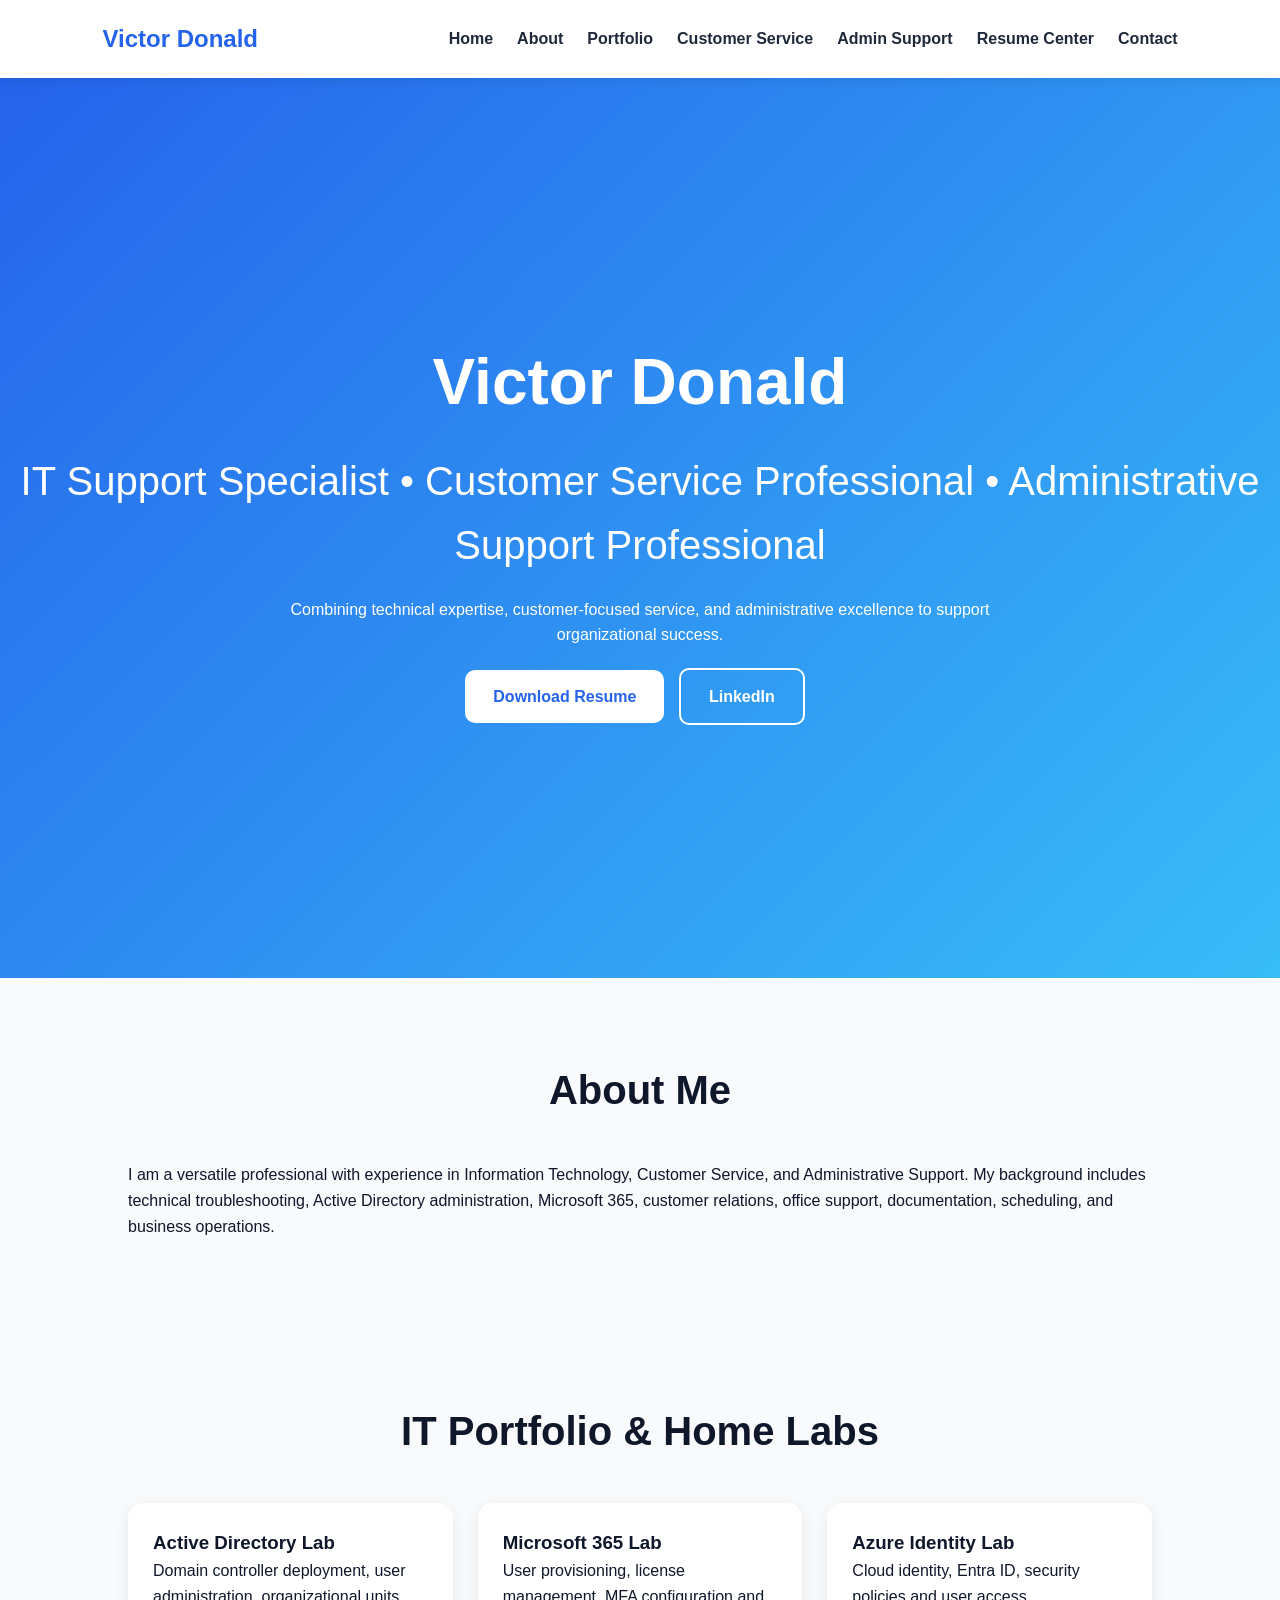
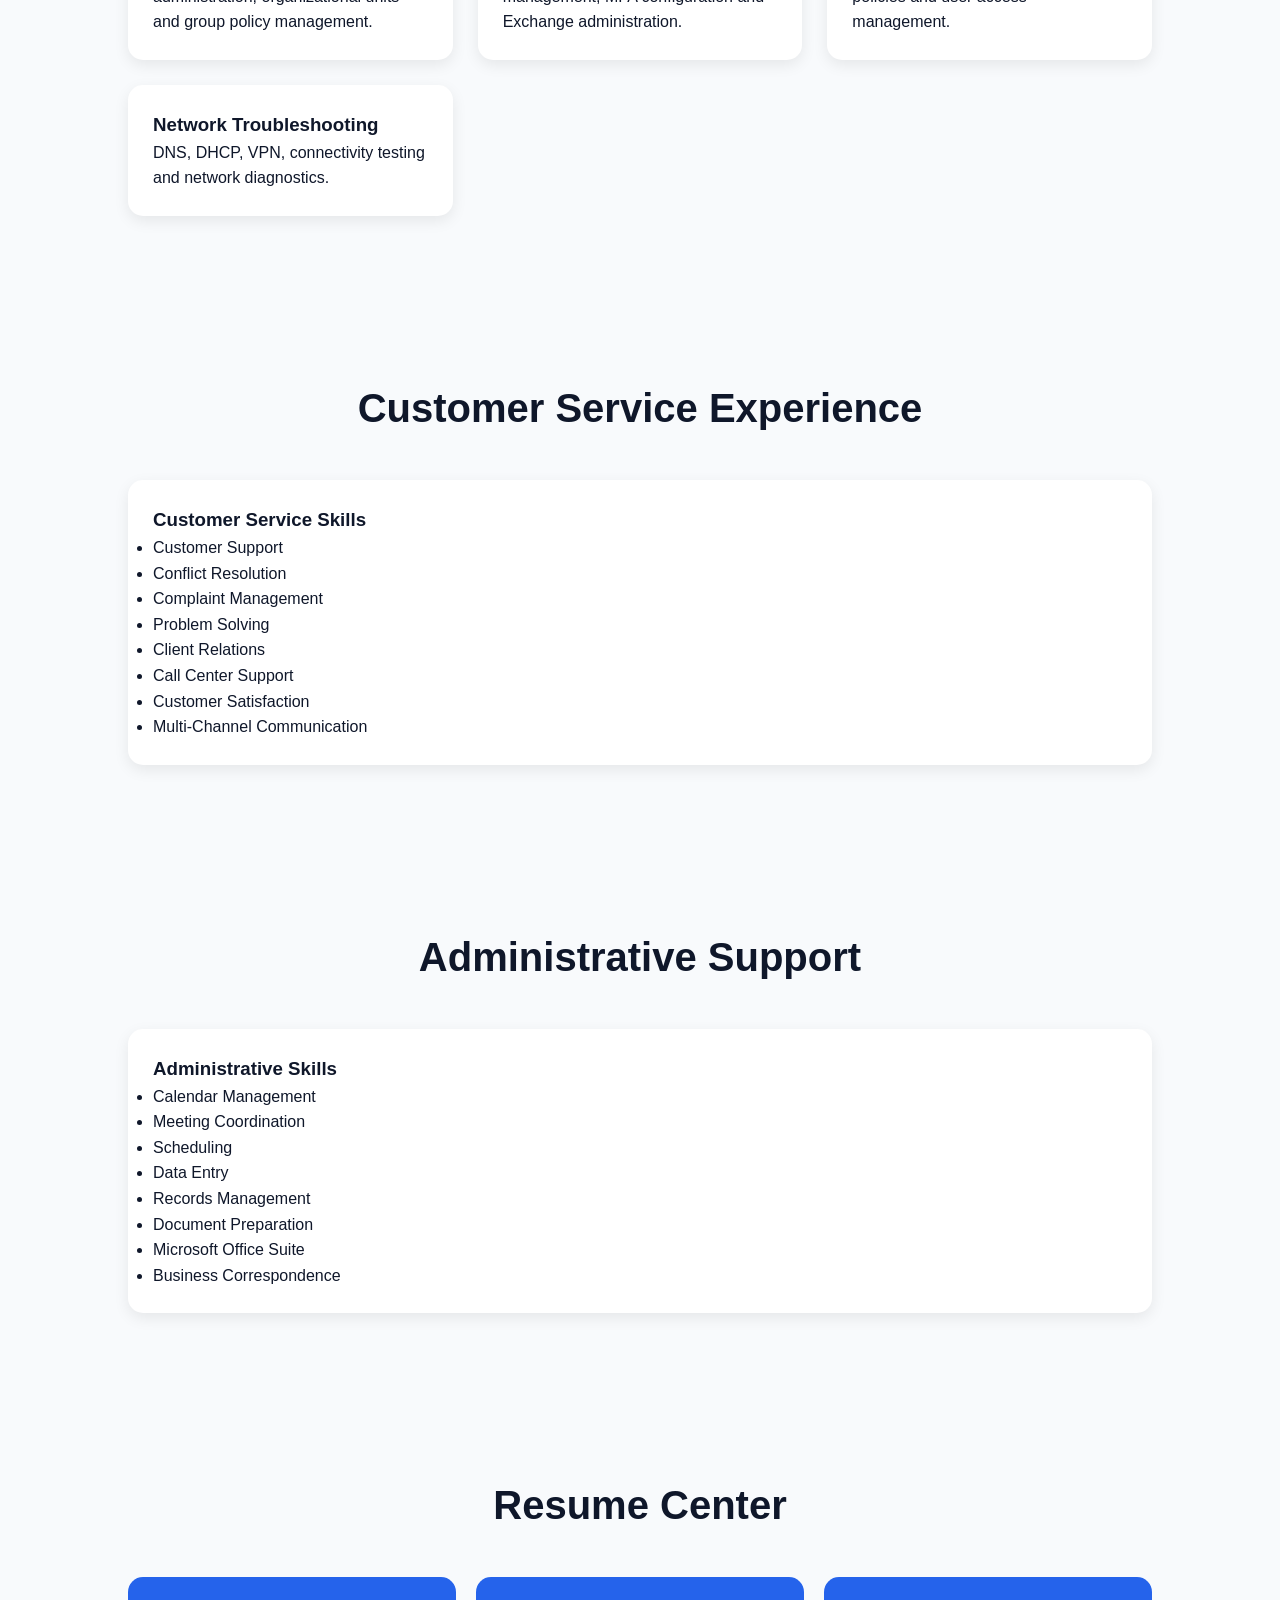
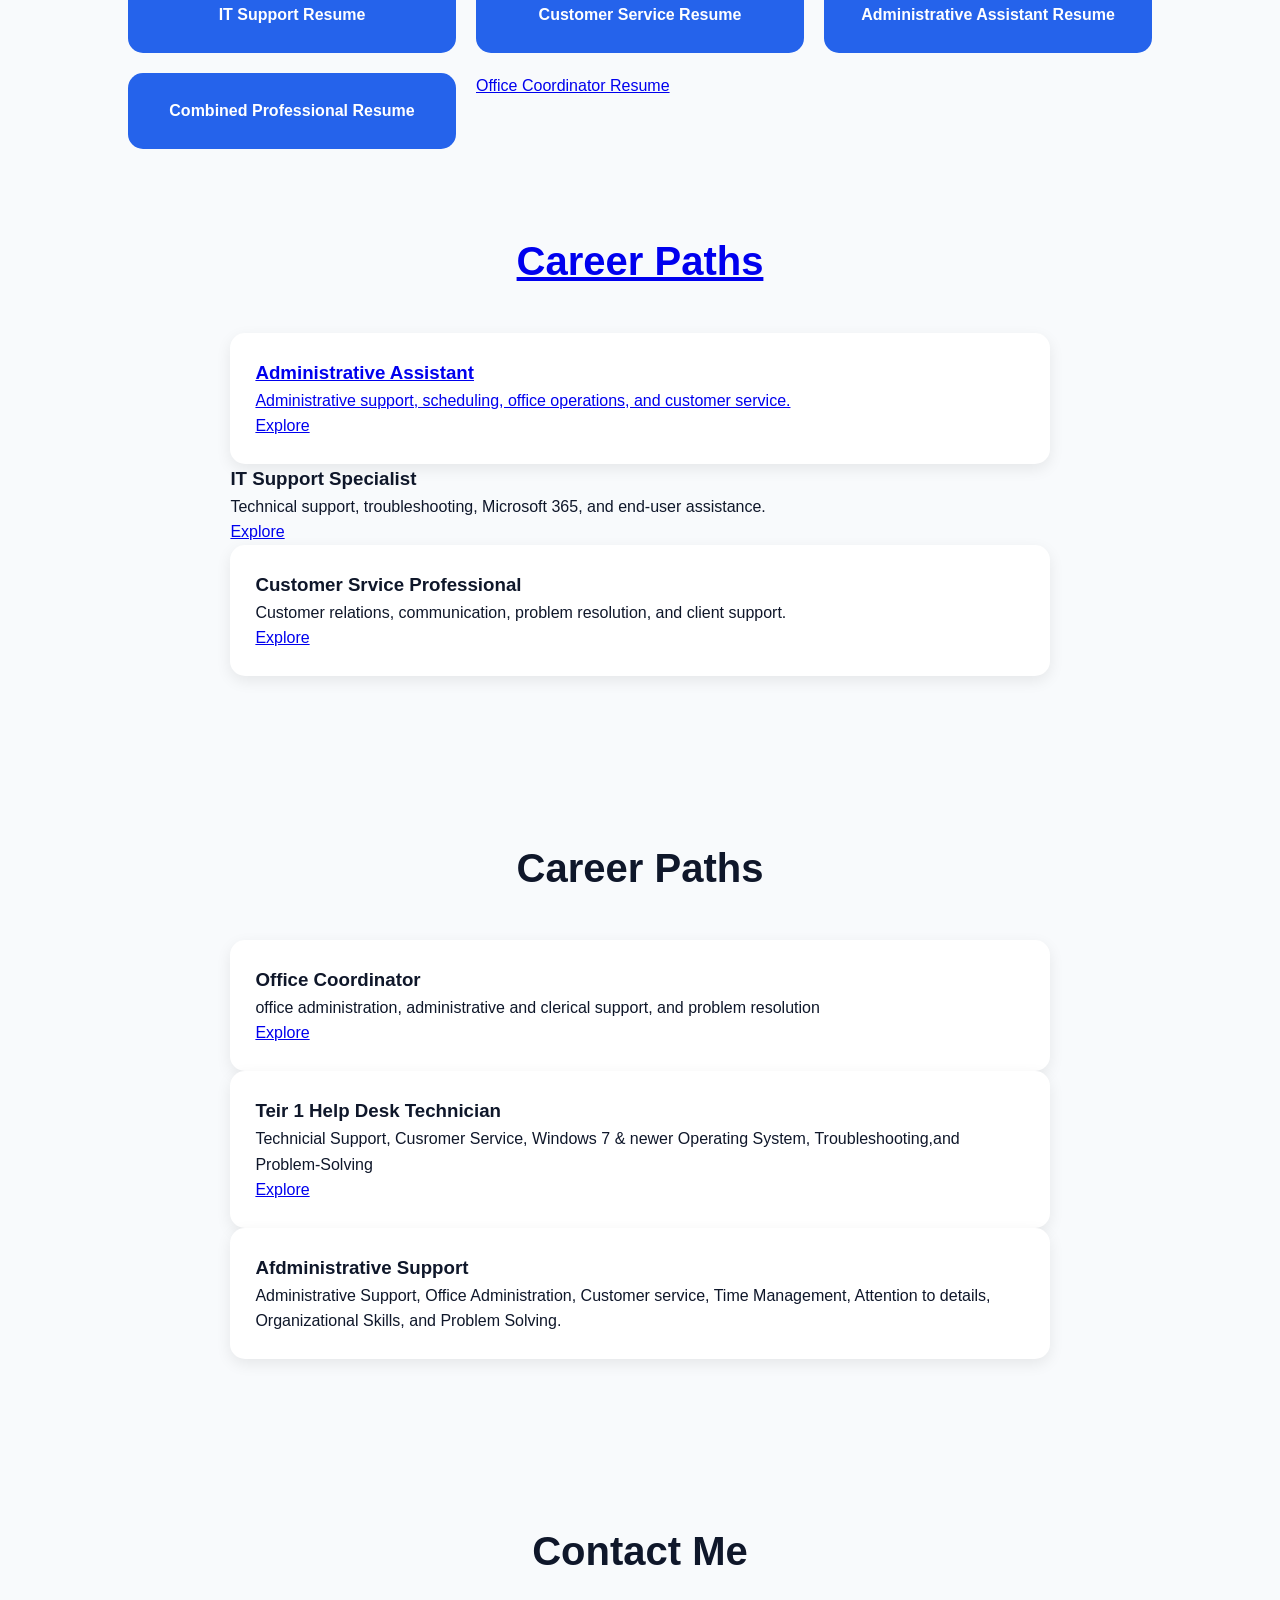
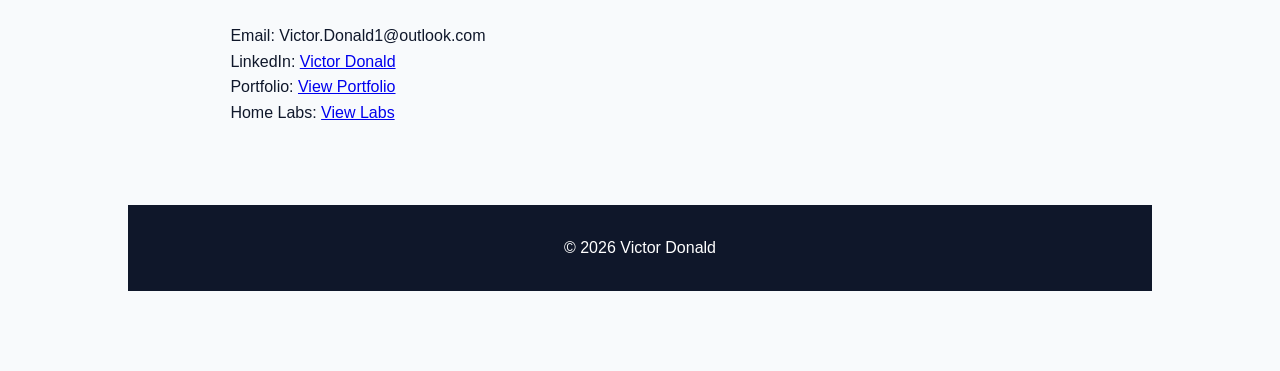
<file: index.html>
<!DOCTYPE>
<html lang="en">
<head>
<meta charset="UTF-8">
<meta name="viewport" content="width=device-width, initial-scale=1.0">
<title>Victor Donald | Professional Portfolio</title>
<link rel="stylesheet" href="style.css">
</head>

<body>

<header>
<nav>
<div class="logo">Victor Donald</div>

<ul>
<li><a href="#home">Home</a></li>
<li><a href="#about">About</a></li>
<li><a href="#portfolio">Portfolio</a></li>
<li><a href="#customer">Customer Service</a></li>
<li><a href="#admin">Admin Support</a></li>
<li><a href="#resume">Resume Center</a></li>
<li><a href="#contact">Contact</a></li

</ul>
</nav>
</header>

<section id="home" class="hero">

<div class="hero-content">

<h1>Victor Donald</h1>

<h2>
IT Support Specialist • Customer Service Professional • Administrative Support Professional
</h2>

<p>
Combining technical expertise, customer-focused service,
and administrative excellence to support organizational success.
</p>

<div class="hero-buttons">

<a href="#resume" class="btn">Download Resume</a>

<a href="https://www.linkedin.com/in/victor-donald-401040420/" target="_blank" class="btn-outline">
LinkedIn
</a>

</div>

</div>

</section>


<section id="about">

<h2>About Me</h2>

<p>
I am a versatile professional with experience in Information
Technology, Customer Service, and Administrative Support.
My background includes technical troubleshooting,
Active Directory administration, Microsoft 365,
customer relations, office support, documentation,
scheduling, and business operations.
</p>

</section>


<section id="portfolio">

<h2>IT Portfolio & Home Labs</h2>

<div class="card-grid">

<div class="card">
<h3>Active Directory Lab</h3>
<p>Domain controller deployment, user administration, organizational units and group policy management.</p>
</div>

<div class="card">
<h3>Microsoft 365 Lab</h3>
<p>User provisioning, license management, MFA configuration and Exchange administration.</p>
</div>

<div class="card">
<h3>Azure Identity Lab</h3>
<p>Cloud identity, Entra ID, security policies and user access management.</p>
</div>

<div class="card">
<h3>Network Troubleshooting</h3>
<p>DNS, DHCP, VPN, connectivity testing and network diagnostics.</p>
</div>

</div>

</section>


<section id="customer">

<h2>Customer Service Experience</h2>

<div class="card">

<h3>Customer Service Skills</h3>

<ul>
<li>Customer Support</li>
<li>Conflict Resolution</li>
<li>Complaint Management</li>
<li>Problem Solving</li>
<li>Client Relations</li>
<li>Call Center Support</li>
<li>Customer Satisfaction</li>
<li>Multi-Channel Communication</li>
</ul>

</div>

</section>


<section id="admin">

<h2>Administrative Support</h2>

<div class="card">

<h3>Administrative Skills</h3>

<ul>
<li>Calendar Management</li>
<li>Meeting Coordination</li>
<li>Scheduling</li>
<li>Data Entry</li>
<li>Records Management</li>
<li>Document Preparation</li>
<li>Microsoft Office Suite</li>
<li>Business Correspondence</li>
</ul>

</div>

</section>


<section id="resume">

<h2>Resume Center</h2>

<div class="resume-grid">

<a href="IT-Support-Resume.pdf" class="resume-card" download>
IT Support Resume
</a>

<a href="Customer-Service-Resume.pdf" class="resume-card" download>
Customer Service Resume
</a>

<a href="Administrative-Assistant-Resume.pdf" class="resume-card" download>
Administrative Assistant Resume
</a>

<a href="Professional-Resume.pdf" class="resume-card" download>
Combined Professional Resume
</a><a href="Profession-Resume.pdf class="resume-btn"download>
  Office Coordinator Resume
</div>

  
  <section class="career-paths">
  <h2>Career Paths</h2>
  <div class="card">
  <h3>Administrative Assistant</h3>
  <p>Administrative support, scheduling, office operations, and customer service.</p>
  <a href="Administrative-Assistant-Resume.html"> Explore</a>
  </div>
  <div class="class="card">
  <h3>IT Support Specialist</h3>
  <p>Technical support, troubleshooting, Microsoft 365, and end-user assistance.</p>
  <a href="IT-Support-Resume.html">Explore</a>
  </div>
<div class="card">
<h3>Customer Srvice Professional</h3>
<p>Customer relations, communication, problem resolution, and client support.</p>
<a href="Customer-Service-Resume.html">Explore</a>
</div>
</section>
<section class="career-paths">
<h2>Career Paths</h2>
<div class="card">
<h3>Office Coordinator</h3>
<p>office administration, administrative and clerical support, and problem resolution </p>
<a href="Office-Coordinator-Resume.html">Explore</a>
</div>
<div class="card">
<h3>Teir 1 Help Desk Technician</h3>
<p>Technicial Support, Cusromer Service, Windows 7 & newer Operating System, Troubleshooting,and Problem-Solving</p>
<a href="Tier 1-Help-Desk-Technician-Resume.html">Explore</a>
</div>
<div class="Card">
<h3>Afdministrative Support</h3>
<p>Administrative Support, Office Administration, Customer service, Time Management, Attention to details, Organizational Skills, and Problem Solving. </p>
</div>
</section>
<section id="contact">

<h2>Contact Me</h2>

<p>Email: Victor.Donald1@outlook.com</p>

<p>
LinkedIn:
<a href="https://www.linkedin.com/in/victor-donald-401040420/">
Victor Donald
</a>
</p>

<p>
Portfolio:
<a href="https://victor-donald.github.io/IT-Portfolio/">
View Portfolio
</a>
</p>

<p>
Home Labs:
<a href="https://victor-donald.github.io/IT-Home-Labs/">
View Labs
</a>
</p>

</section>

<footer>

<p>© 2026 Victor Donald</p>

</footer>

</body>
</html>
</DOCTYPE>
</file>
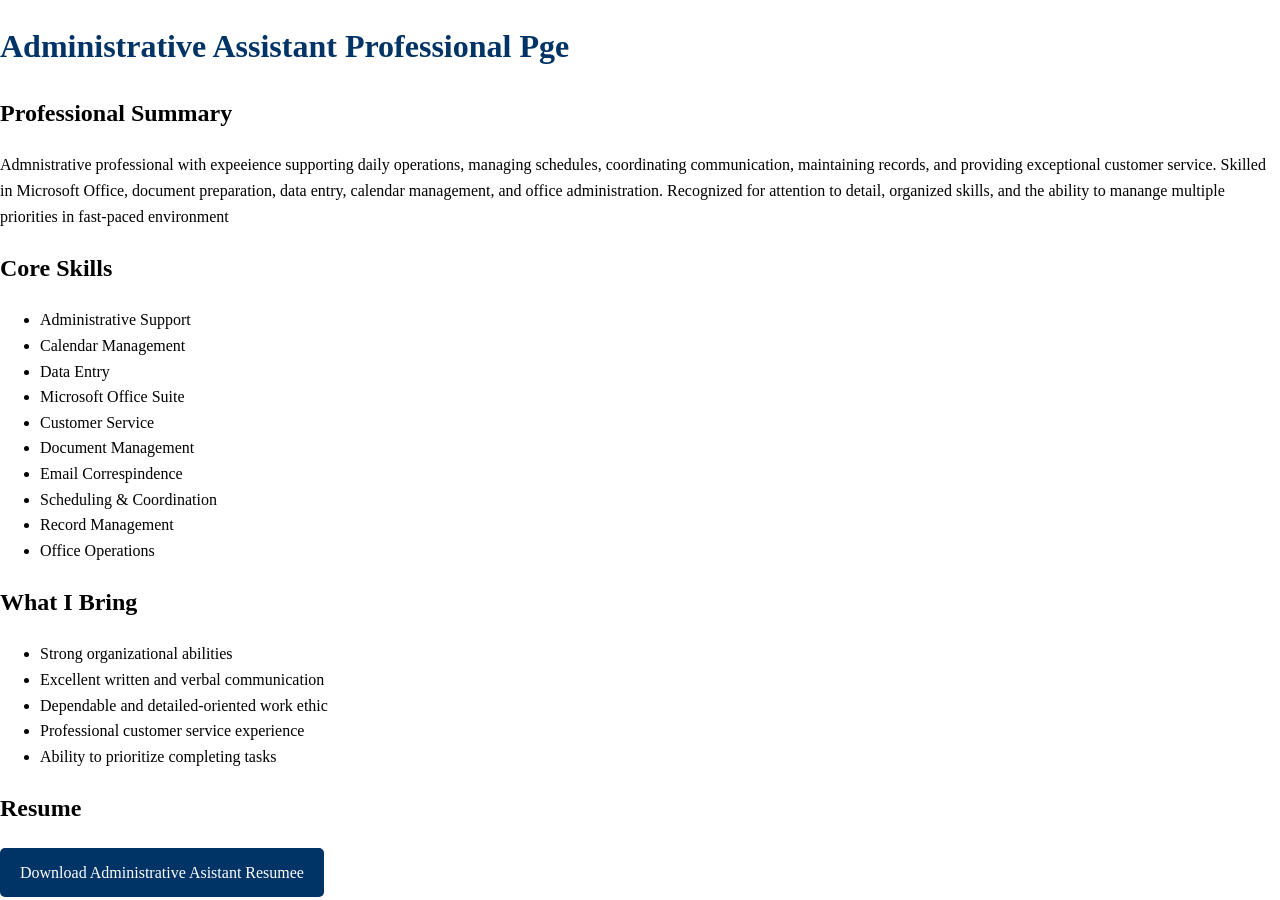
<file: Administrative-Assistant-Resume.html>
<!DOCTYPE html>
<html lang="en">
<head>
  <meta charset="UTF-8">
  <meta name ="viewport" conttent="width=device-width, initial-scale=1.0">
  <title>Career Path</title>

  <style>
    body{
        font-Family : Arial, sans-serif, 
      max-width: 1000px; 
      margin: auto; 
      paadding: 20px;
      line-height: 1.6;
      }
      h1{
        color:#003366;
      }
      .resume-btn{
         display:inline-block;
        background:#003366;
        color:white;
        padding: 12px 20px;
        text-decoration:none;
        border-radius:5px;
      }
      
      
      
      .resume-btn:hover{
          background:#0055a5;
      }
</style>
</head>

<body>

<h1> Administrative Assistant  Professional Pge</h1>  
  <section>
    <h2> Professional Summary</h2>
    <p>
      
      Admnistrative professional with expeeience supporting daily operations, managing schedules, coordinating communication, maintaining records, and providing exceptional customer service. Skilled in Microsoft Office, document preparation, data entry, calendar management, and office administration. Recognized for attention to detail, organized skills, and the ability to manange multiple priorities in fast-paced environment
    </p>
  </section>

<section>
  <h2> Core Skills</h2>
  <ul>
    <li> Administrative Support</li>
    <li> Calendar Management</li>
    <li> Data Entry</li>
    <li> Microsoft Office Suite</li>
    <li> Customer Service</li>
    <li> Document Management</li>
    <li> Email Correspindence</li>
    <li> Scheduling & Coordination</li>
    <li> Record Management</li>
    <li> Office Operations</li>
    
  </ul>
</section>

  <section>

    <h2> What I Bring </h2>
    <ul>
      <li> Strong organizational abilities</li>
      <li> Excellent written and verbal communication</li>
      <li> Dependable and detailed-oriented work ethic </li>
      <li> Professional customer service experience </li>
      <li> Ability to prioritize completing tasks</li>
        
    </ul>
  </section>
  <section>
    <h2> Resume</h2>
    <a href="Administrative-Assistant-Resume.pdf" class="resume-btn">
      Download Administrative Asistant Resumee
      </a>
  </section>
</head>
</body>
</html>
</file>
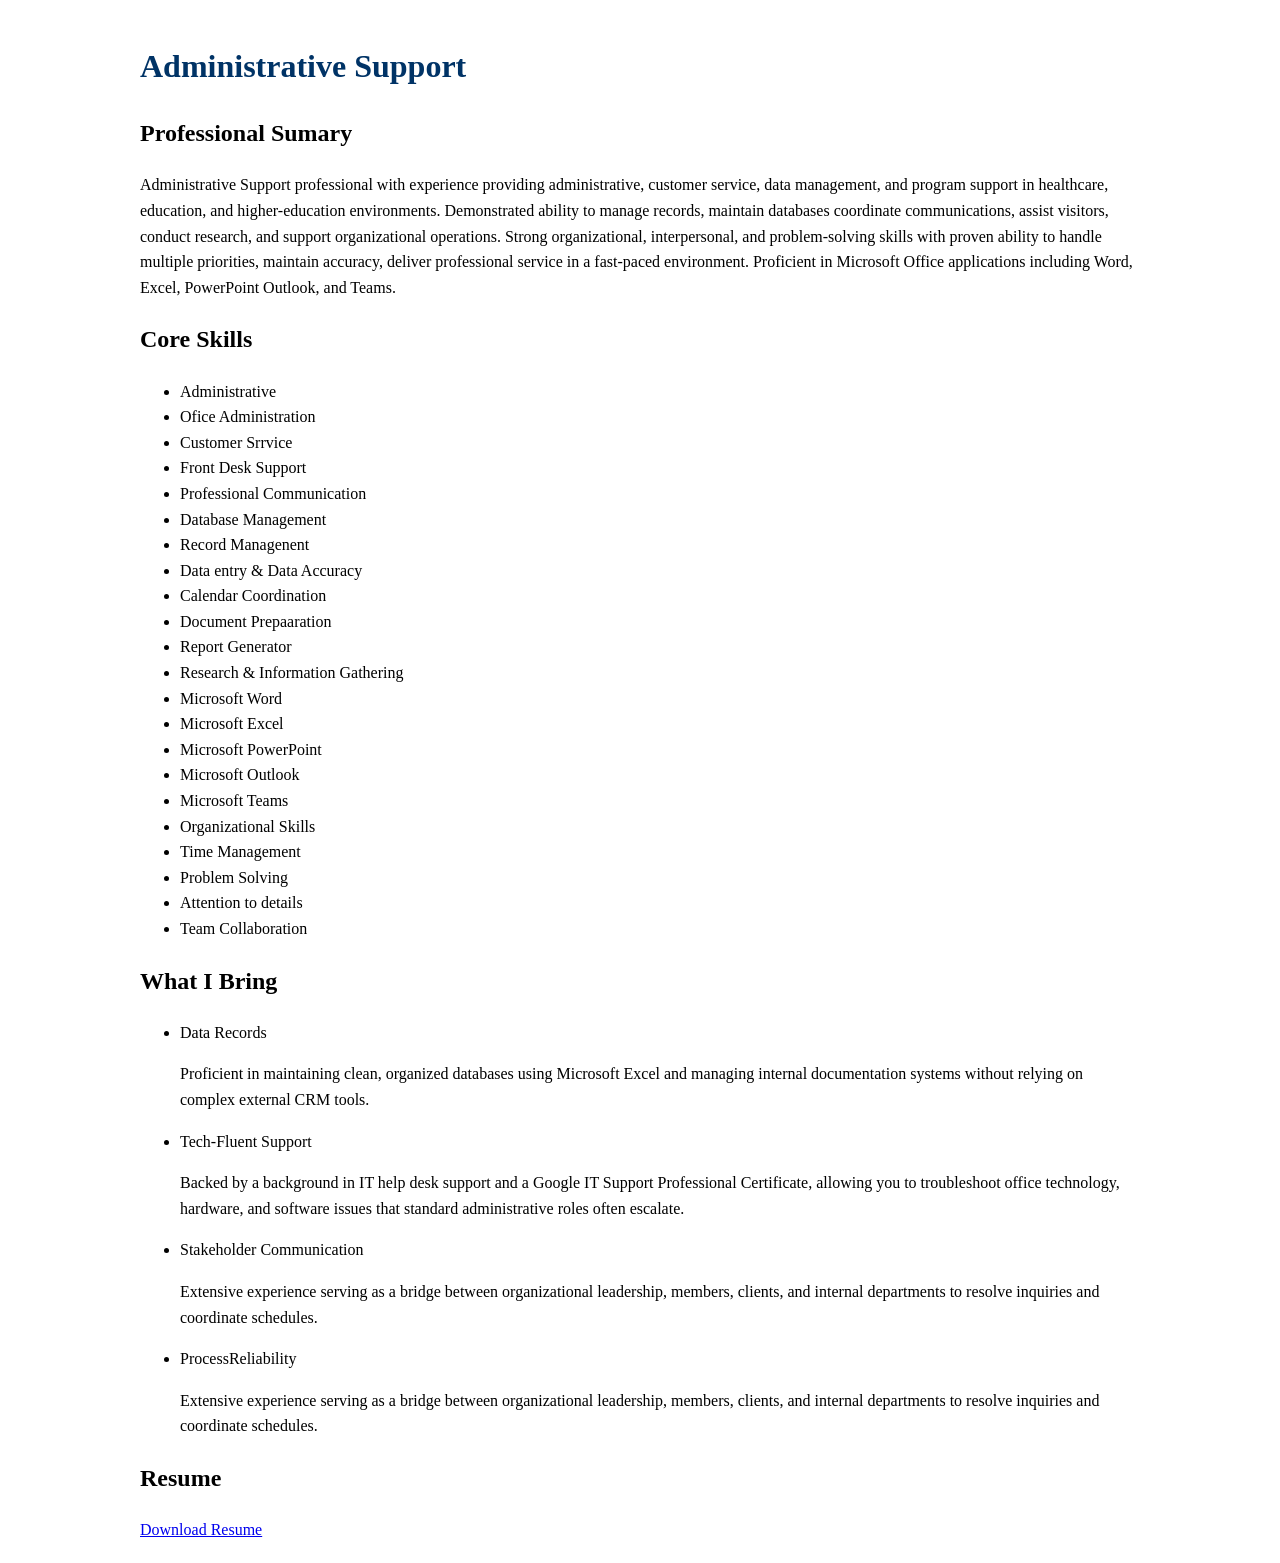
<file: Administrative-Support-Resume.html>
<!DOCTYPE html>
<html lang="en">
  <head>
    <meta charset="UTF-8">
    <meta name="viewport" <content="width=device-width, initial-scale=1.0">
    <title>Career Path</title>
    <style>
      body{
        fon-family: Arial, sans-serif;
        max-width:1000px;
        margin: auto;
        padding: 20px;
        line-height: 1.6;
      }
      h1{
        color:#003366;
      }
      .resume-btn{
        display:inline-block;
        background:#00366;
        color:white;
        padding:12px 20px;
        text-decoration:none;
        border-radius:5px
      }
      .resume-btn:hover{
        background:#0055a5;
      }
    </style>
  </head>
  <body>
    <h1>Administrative Support</h1>
    <section>
      <h2>Professional Sumary</h2>
      <p>Administrative Support professional with experience providing administrative, customer service, data management, and program support in healthcare, education, and higher-education environments. Demonstrated ability to manage records, maintain databases coordinate communications, assist visitors, conduct research, and support organizational operations. Strong organizational, interpersonal, and problem-solving skills with proven ability to handle multiple priorities, maintain accuracy, deliver professional service in a fast-paced environment. Proficient in Microsoft Office applications including Word, Excel, PowerPoint Outlook, and Teams. </p>
      
    </section>
  <section>
    <h2>Core Skills</h2>
    <ul>
      <li>Administrative </li>
      <li>Ofice Administration</li>
      <li>Customer Srrvice</li>
      <li>Front Desk Support</li>
      <li>Professional Communication</li>
      <li>Database Management</li>
      <li>Record Managenent</li>
      <li>Data entry & Data Accuracy</li>
      <li>Calendar Coordination</li>
      <li>Document Prepaaration</li>
      <li>Report Generator</li>
      <li>Research & Information Gathering</li>
      <li>Microsoft Word</li>
      <li>Microsoft Excel</li>
      <li>Microsoft PowerPoint</li>
      <li>Microsoft Outlook</li>
      <li>Microsoft Teams</li>
      <li>Organizational Skills</li>
      <li>Time Management</li>
      <li>Problem Solving</li>
      <li>Attention to details</li>
      <li>Team Collaboration</li>
    </ul>
  </section>
<section>
  <h2>What I Bring</h2>
  <ul>
    <li>Data Records</li> <p>Proficient in maintaining clean, organized databases using Microsoft Excel and managing internal documentation systems without relying on complex external CRM tools.</p>
 <li>Tech-Fluent Support</li><p>Backed by a background in IT help desk support and a Google IT Support Professional Certificate, allowing you to troubleshoot office technology, hardware, and software issues that standard administrative roles often escalate.</p>
    <li>Stakeholder Communication</li><p>Extensive experience serving as a bridge between organizational leadership, members, clients, and internal departments to resolve inquiries and coordinate schedules.</p>
    <li>ProcessReliability</li><p>Extensive experience serving as a bridge between organizational leadership, members, clients, and internal departments to resolve inquiries and coordinate schedules.</p>
  </ul>
</section>
    <section>
      <h2>Resume</h2>
      <a href="Administrative-Support-Victor-Donald-Resume.pdf">
      Download Resume
      </a>
    </section>
  </body>
</html>
</DOCTYPE>
</file>
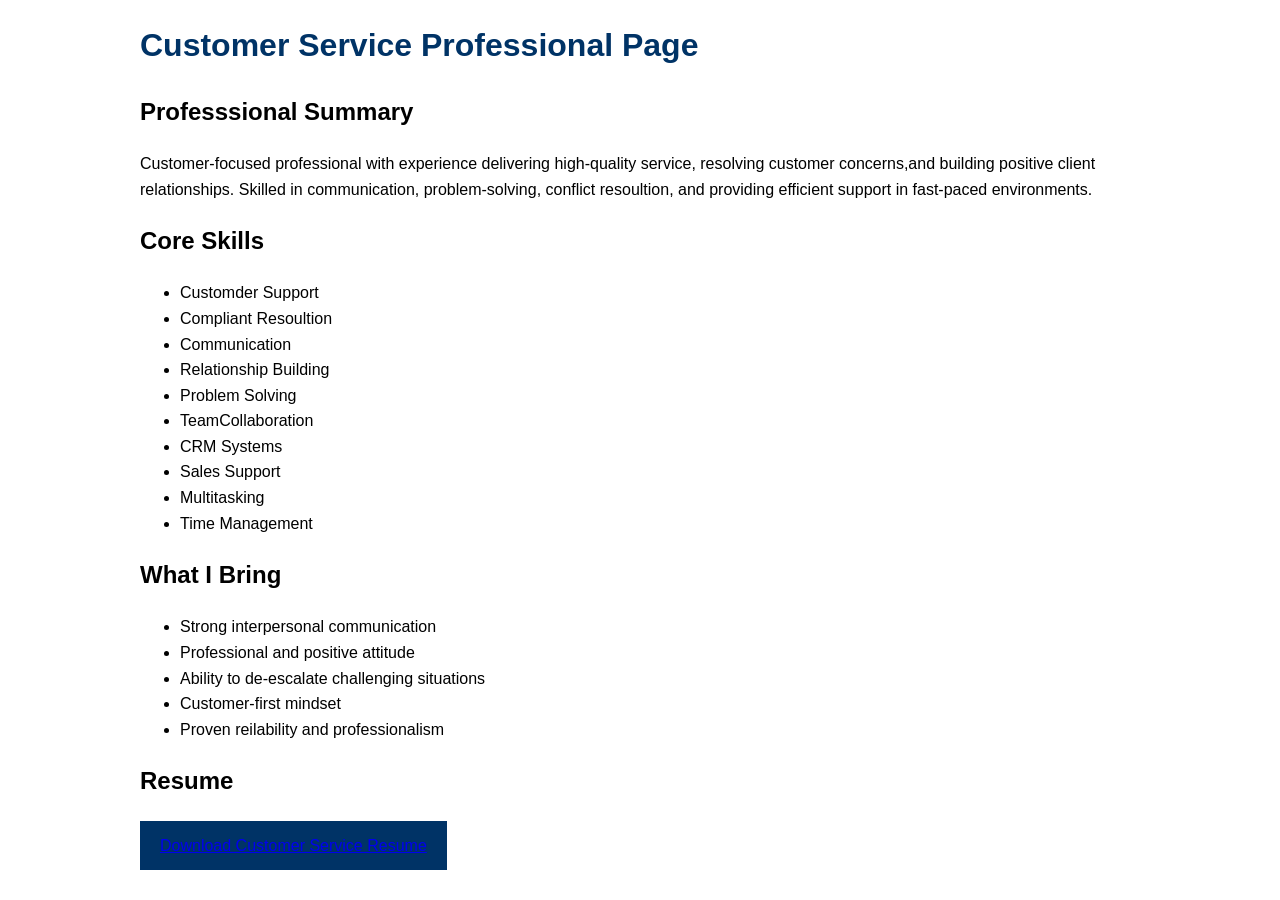
<file: Customer-Service-Resume.html>
<!DOCTYPE>
<html lang="en">
  <hesd>
   <meta charset="UTF-8">
    <meta name="viewport" content="width=device-width, initial-scale=1.0">
    <title>Career Path</title>

    <style>
      body{
          font-family:Arial, sans-serif;
        max-width:1000px;
        margin:auto;
        padding:20px;
        line-height:1.6;
      }

      h1{
        color:#003366;
      }

      .resume-btn{
        display:inline-block;
        background:#003366;
        colot:white;
        padding:12px 20px;
        text-decoration:onne
       border-radius:5px;
      }

      .resume-btn:hover{
          background: #0055a5;
      }
    </style>
  </hesd>

  <body>

  <h1> Customer Service Professional Page </h1>
    
    <section>
      <h2> Professsional Summary</h2>
      <p>
       Customer-focused professional with experience delivering high-quality service, resolving customer concerns,and building positive client relationships. Skilled in communication, problem-solving, conflict resoultion, and providing efficient support in fast-paced environments. 
      </p>
    </section>

    <section>
      <h2>Core Skills</h2>
      <ul>
        <li> Customder Support</li>
        <li> Compliant Resoultion</li>
        <li> Communication</li>
        <li> Relationship Building</li>
        <li> Problem Solving</li>
        <li> TeamCollaboration</li>
        <li> CRM Systems</li>
        <li> Sales Support</li>
        <li> Multitasking</li>
        <li> Time Management</li>
      </ul>
    </section>
<section> 
  <h2> What I Bring</h2>
  <ul>
    <li> Strong interpersonal communication</li>
    <li> Professional and positive attitude</li>
    <li> Ability to de-escalate challenging situations</li>
    <li> Customer-first mindset</li>
    <li> Proven reilability and professionalism</li>
    
  </ul>
</section>
    <section>
      <h2>Resume</h2>
      <a href="Customer-Service-Representative-Resume.pdf"class="resume-btn">
        Download Customer Service Resume
      </a>
    </section>
    </section>
  </body>
</html>
</file>
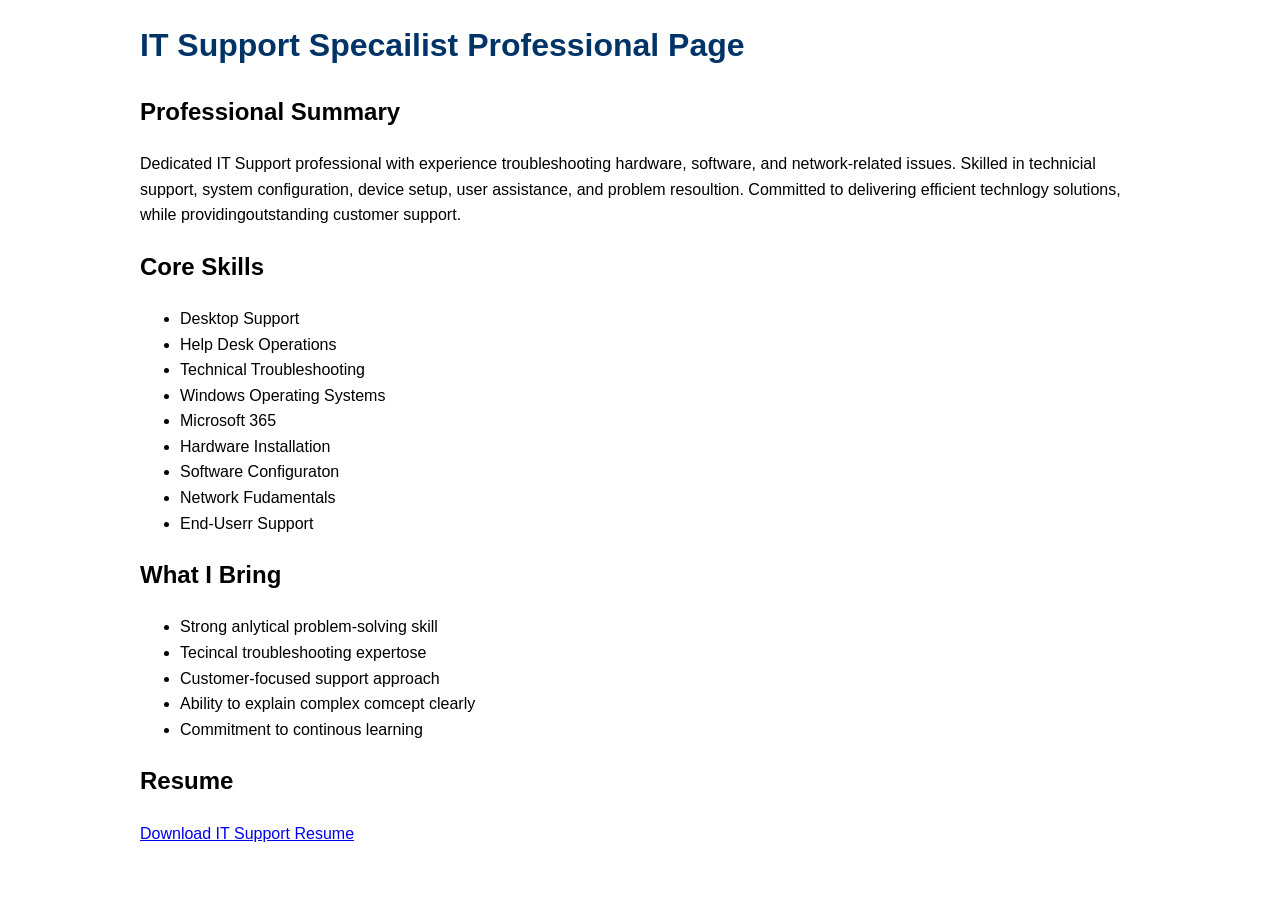
<file: IT-Support-Resume.html>
<!DOCTYPE>
  <html lang="en">
    <head>
      <meta charset="UTF-8">
      <meta name="viewpot"ncontent="width= device-width, initial-scale=1.0">
     <title> Career Psth</title>

      <style> 
      body{
        font-family: Arial, sans-serif;
        max-width: 1000px;
        margin: auto;
        padding: 20px;
        line-height: 1.6;
      }
        h1{
          color:#003366;
        }

        .resume-btn{
          display:inline-block;
          background: #003366;
          color: white;
          padding: 12px 20px;
          text-decortion:none;
          border-radius:5px;
          
        }

        .resume-btn:hovver{
          background:#0055a5;
        }
      </style>
    </head>

    <body>
    <h1> IT Support Specailist Professional Page</h1>
      <section>
      <h2>Professional Summary</h2>
      <p>
        Dedicated IT Support professional with experience troubleshooting hardware, software,  and network-related issues. Skilled in technicial support, system configuration, device setup, user assistance, and problem resoultion. Committed to delivering efficient technlogy solutions, while providingoutstanding customer support.
      </p>
      </section>
      <section>
        <h2>Core Skills</h2>
        <ul>
          <li> Desktop Support</li>
          <li> Help Desk Operations</li>
          <li> Technical Troubleshooting</li>
          <li> Windows Operating Systems</li>
          <li> Microsoft 365</li>
          <li> Hardware Installation</li>
          <li> Software Configuraton</li>
          <li> Network Fudamentals</li>
          <li> End-Userr Support</li>
          
        </ul>
      </section>
      <section>
        <h2> What I Bring</h2>
        <ul> 
        <li> Strong anlytical problem-solving skill</li>
        <li> Tecincal troubleshooting expertose</li>
        <li> Customer-focused support approach</li> 
        <li> Ability to explain complex comcept clearly</li>
        <li> Commitment to continous learning </li>
        </ul>
      </section>
    <section>
      <h2> Resume </h2>
      <a href=" IT-Support-Resume.pdf" class="resume.btn">
        Download  IT Support Resume
      </a>   
    </section>
    </body>
  </html>
    </DOCTYPE>
</file>
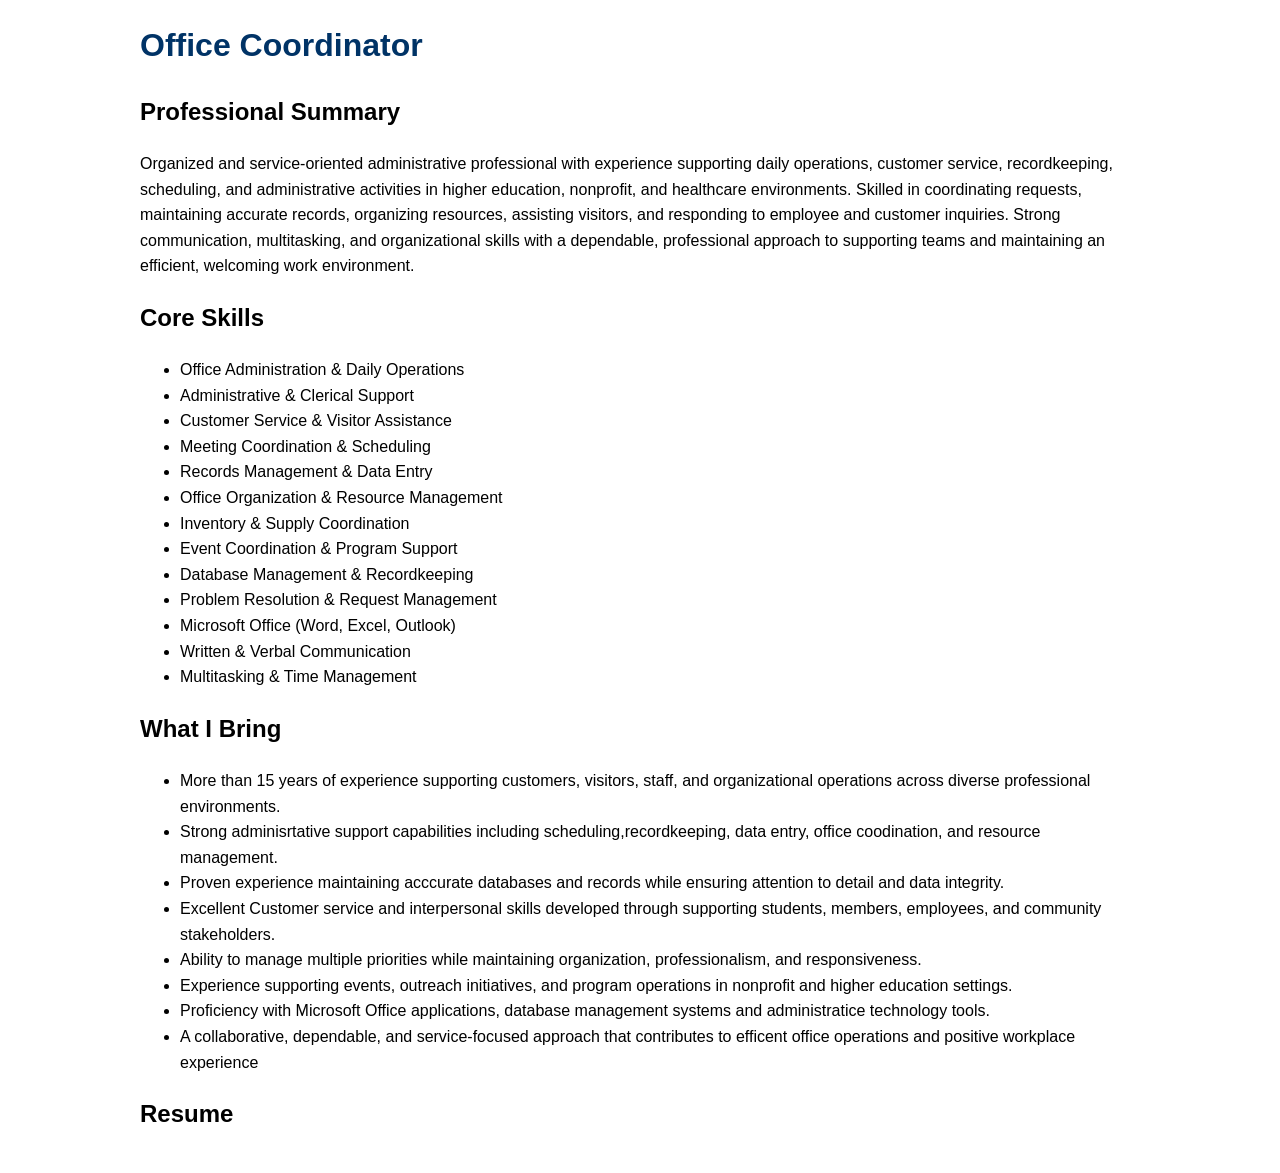
<file: Office-Coordinator-Resume.html>
<!DOCTYPE>
<html lang="en">
<head>
<meta charset="UTF-8">
<meta name="viewport" content="width=device-width, innitial-scale=1.0">
<title>Career Path</title>
<style>
  body{
    font-family: Arial, sans-seerif;
    max-width: 1000px;
    margin: auto;
    padding: 20px;
    line-height: 1.6;
  }
  h1{
    color:#003366;
  }
  .resume-btn{
    display:inline-block;
    background:z3003366;
    color:white;
    padding:12px 20px;
    text-decoration:none;
    border-radius:5px;
  }
  .resume-btn:hover{
    background:#0055a5;
  }
</style>
</head>
  <body>
    <h1>Office Coordinator</h1>
    <section>
      <h2>Professional Summary</h2>
      <p>
        Organized and service-oriented administrative professional with experience supporting daily operations, customer service, recordkeeping, scheduling, and administrative activities in higher education, nonprofit, and healthcare environments. Skilled in coordinating requests, maintaining accurate records, organizing resources, assisting visitors, and responding to employee and customer inquiries. Strong communication, multitasking, and organizational skills with a dependable, professional approach to supporting teams and maintaining an efficient, welcoming work environment. 
      </p>
    </section>
    <section>
      <h2>Core Skills</h2>
      <ul>
        <li>Office Administration & Daily Operations</li>
        <li>Administrative & Clerical Support </li>
        <li>Customer Service & Visitor Assistance</li>
        <li>Meeting Coordination & Scheduling</li>
        <li>Records Management & Data Entry</li>
        <li>Office Organization & Resource Management</li>
        <li>Inventory & Supply Coordination</li>
        <li>Event Coordination & Program Support</li>
        <li>Database Management & Recordkeeping</li>
        <li>Problem Resolution & Request Management</li>
        <li>Microsoft Office (Word, Excel, Outlook)</li>
        <li>Written & Verbal Communication</li>
        <li>Multitasking & Time Management</li>
      </ul>
    </section>
    <section>
      <h2>What I Bring</h2>
      <ul> 
        <li>More than 15 years of experience supporting customers, visitors, staff, and organizational operations across diverse professional environments.</li>
        <li>Strong adminisrtative support capabilities including scheduling,recordkeeping, data entry, office coodination, and resource management.</li>
        <li>Proven experience maintaining acccurate databases and records while ensuring attention to detail and data integrity.</li>
        <li>Excellent Customer service and interpersonal skills developed through supporting students, members, employees, and community stakeholders.</li>
        <li>Ability to manage multiple priorities while maintaining organization, professionalism, and responsiveness.</li>
        <li>Experience supporting events, outreach initiatives, and program operations in nonprofit and higher education settings.</li>
        <li>Proficiency with Microsoft Office applications, database management systems and administratice technology tools.</li>
        <li>A collaborative, dependable, and service-focused approach that contributes to efficent office operations and positive workplace experience</li>
      </ul>
    </section>
    <section>
      <H2>Resume</H2>
      <a href=Office-Coodinator-Victor-Donald-Resume(1).pdf
    </section> 
  </body>
</html>
</DOCTYPE>
</file>
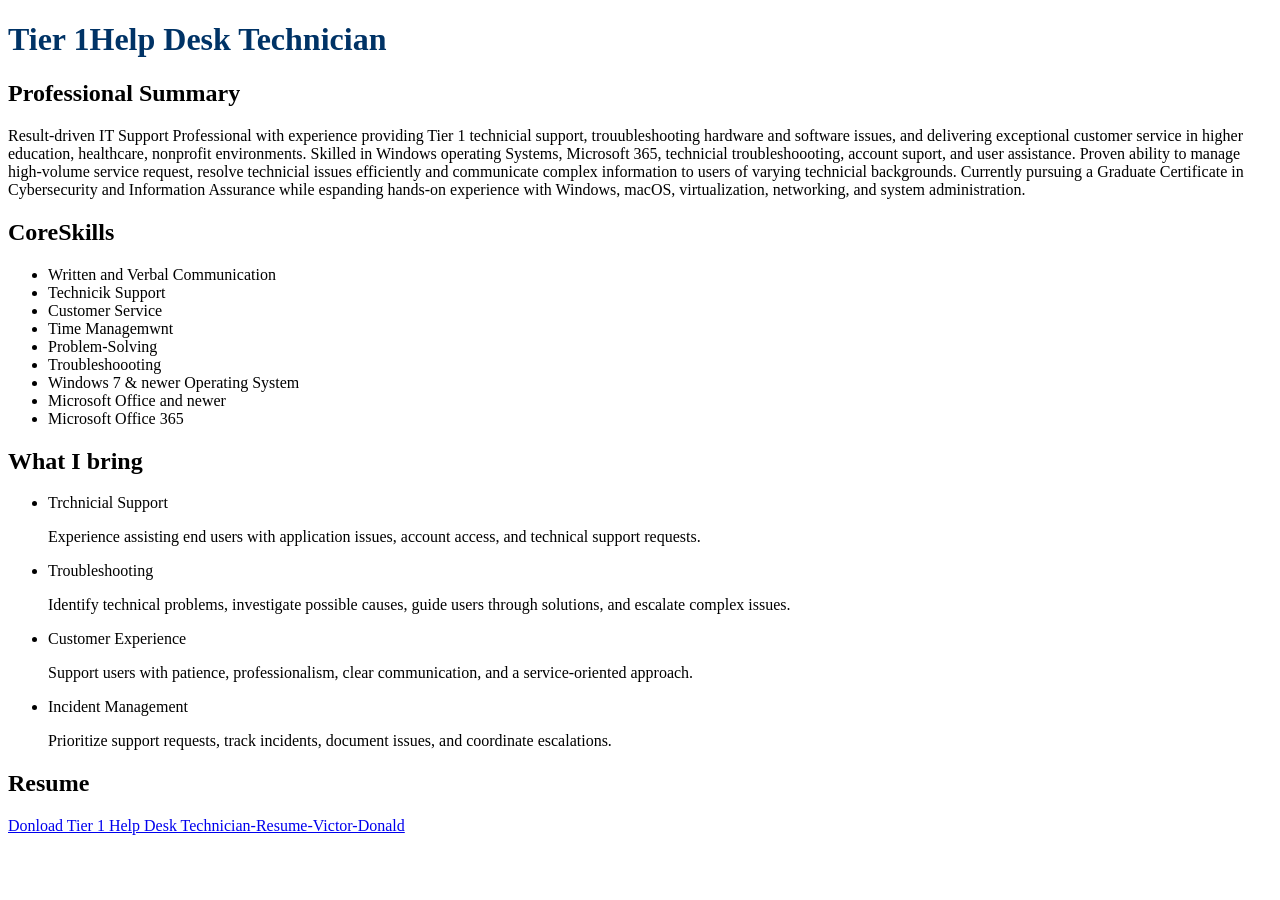
<file: Tier 1- Help-Desk-Technician-Resume.html>
<!DOCTYPE html>
<html lang="en">
<head>
  <meta charset="UTF-8">
  <meta name="viewport" content="width=device-width, initial-scale=1.0">
  <title>Career Path</title>
  <style>'
    body{
      font-family: Arial, sans-serif;
      max-width: 1000px;
      margin: auto;
      padding: 20px;
      line-height: 1.6;
    }
  h1{
    color: #003366;
  }
  .resume-btn{
    display:in-line-block;
    background:#003366;
    color:white;
    padding: 12px 20px;
    text-decoration:none;
    border-radius:5px;
  }
  .resume-btn:hover{
    background:#0055a5;
  }
  </style>
</head>
<body>
  <h1>Tier 1Help Desk Technician</h1>
  <section>
    <h2>Professional Summary</h2>
    <p>
      Result-driven IT Support Professional with experience providing Tier 1 technicial support, trouubleshooting hardware and software issues, and delivering exceptional customer service in higher education, healthcare, nonprofit environments. Skilled in Windows operating Systems, Microsoft 365, technicial troubleshoooting, account suport, and user assistance. Proven ability to manage high-volume service request, resolve technicial issues efficiently and communicate complex information to users of varying technicial backgrounds. Currently pursuing a Graduate Certificate in Cybersecurity and Information Assurance while espanding hands-on experience with Windows, macOS, virtualization, networking, and system administration.
    </p>
  </section>
  <section>
  <h2>CoreSkills</h2>
  <ul>
    <li>Written and Verbal Communication</li>
    <li>Technicik Support</li>
    <li>Customer Service</li>
    <li>Time Managemwnt</li>
    <li>Problem-Solving</li>
    <li>Troubleshoooting</li>
    <li>Windows 7 & newer Operating System</li>
    <li>Microsoft Office and newer</li>
    <li>Microsoft Office 365</li>
  </ul>
  </section>
<setion>
  <h2>What I bring</h2>
  <ul>
    <li>Trchnicial Support</li><p>Experience assisting end users with application issues, account access, and technical support requests.</p>
    <li>Troubleshooting</li><p>Identify technical problems, investigate possible causes, guide users through solutions, and escalate complex issues.</p>
  <li>Customer Experience</li><p>Support users with patience, professionalism, clear communication, and a service-oriented approach.</p>
    <li>Incident Management</li><p>Prioritize support requests, track incidents, document issues, and coordinate escalations.</p>
  </ul>
</setion>
  <section>
    <h2>Resume</h2>
    <a href="Tier 1 Help Desk Technician-Resume-Victor-Donald.pdf" class "resume-btn">
      Donload Tier 1 Help Desk Technician-Resume-Victor-Donald
    </a>
  </section>
</body>
</DOCTYPE>
</file>
<file: style.css>
*{
margin:0;
padding:0;
box-sizing:border-box;
font-family:'Segoe UI',sans-serif;
}

body{
background:#f8fafc;
color:#0f172a;
line-height:1.6;
}

nav{
display:flex;
justify-content:space-between;
align-items:center;
padding:20px 8%;
background:white;
position:sticky;
top:0;
z-index:1000;
box-shadow:0 3px 10px rgba(0,0,0,.08);
}

.logo{
font-size:24px;
font-weight:700;
color:#2563eb;
}

nav ul{
display:flex;
list-style:none;
gap:24px;
}

nav a{
text-decoration:none;
color:#1e293b;
font-weight:600;
}

.hero{
height:100vh;
display:flex;
justify-content:center;
align-items:center;
text-align:center;
background:linear-gradient(
135deg,
#2563eb,
#38bdf8
);
color:white;
padding:20px;
}

.hero h1{
font-size:4rem;
margin-bottom:15px;
}

.hero h2{
margin-bottom:20px;
font-weight:400;
}

.hero p{
max-width:800px;
margin:auto;
}

.btn,
.btn-outline{

display:inline-block;
margin-top:20px;
margin-right:10px;
padding:14px 28px;
border-radius:10px;
text-decoration:none;
font-weight:600;
}

.btn{
background:white;
color:#2563eb;
}

.btn-outline{
border:2px solid white;
color:white;
}

section{
padding:80px 10%;
}

section h2{
text-align:center;
margin-bottom:40px;
font-size:2.5rem;
}

.card-grid{
display:grid;
grid-template-columns:repeat(auto-fit,minmax(280px,1fr));
gap:25px;
}

.card{

background:white;
padding:25px;
border-radius:15px;
box-shadow:0 5px 15px rgba(0,0,0,.08);

}

.resume-grid{

display:grid;
grid-template-columns:repeat(auto-fit,minmax(250px,1fr));
gap:20px;

}

.resume-card{

background:#2563eb;
color:white;
padding:25px;
text-decoration:none;
text-align:center;
border-radius:15px;
font-weight:600;
transition:.3s;

}

.resume-card:hover{

background:#1d4ed8;
transform:translateY(-5px);

}

footer{

background:#0f172a;
color:white;
text-align:center;
padding:30px;

}

@media(max-width:768px){

nav{
flex-direction:column;
}

nav ul{
flex-wrap:wrap;
justify-content:center;
}

.hero h1{
font-size:2.5rem;
}

.hero h2{
font-size:1.2rem;
}

}
</file>
